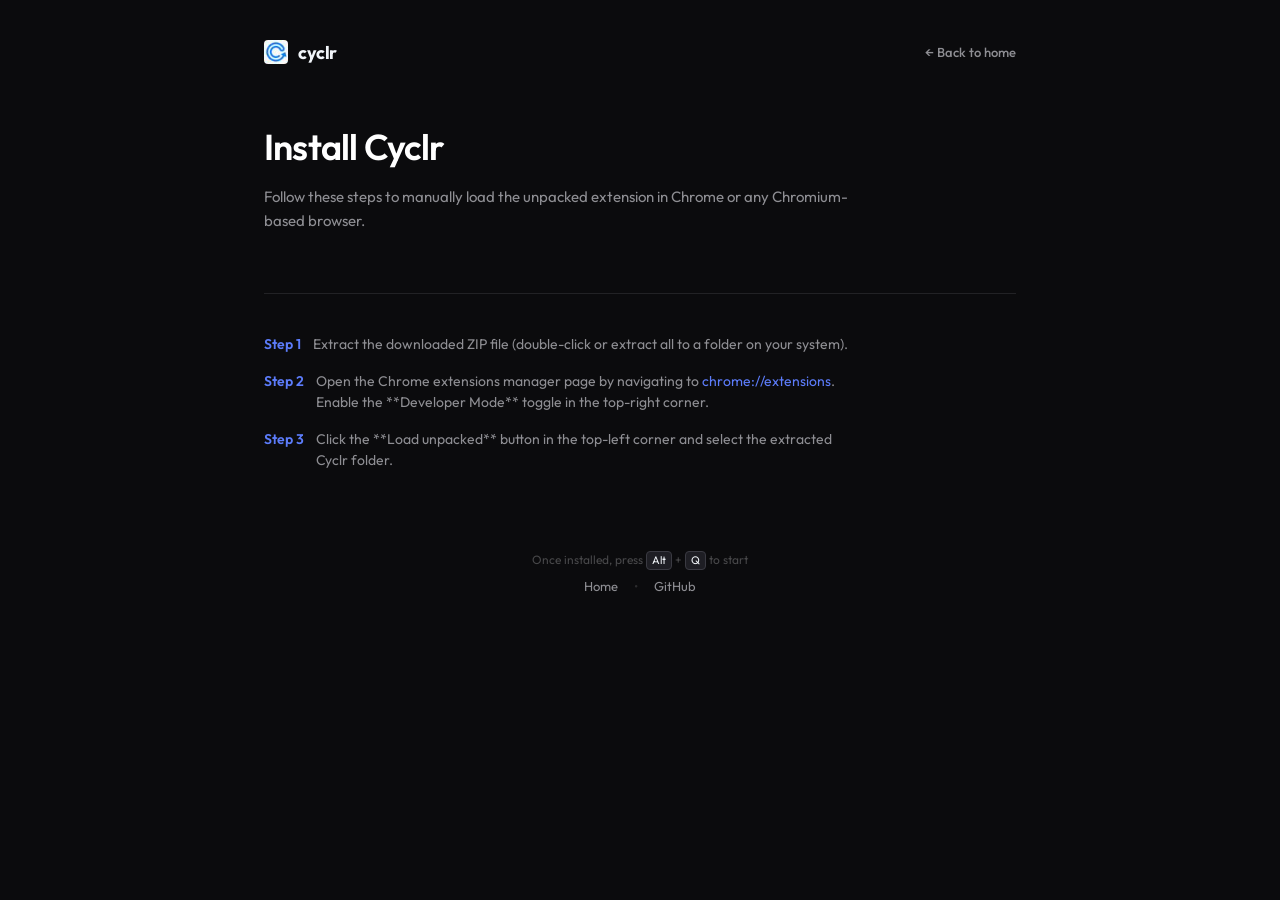
<file: src/landing/install.html>
<!DOCTYPE html>
<html lang="en">
<head>
  <meta charset="utf-8">
  <meta name="viewport" content="width=device-width, initial-scale=1.0">
  <title>Install Cyclr — Manual Installation Guide</title>
  <link href="https://fonts.googleapis.com/css2?family=Outfit:wght@300;400;500;600;700&display=swap" rel="stylesheet">
  <link rel="stylesheet" href="landing.css">
</head>
<body>
  <div class="landing-container">
    <!-- Header -->
    <header class="header">
      <div class="brand">
        <img src="../../assets/icons/cyclr-32x32.png" class="brand-logo" alt="Cyclr Logo">
        <span class="brand-name">cyclr</span>
      </div>
      <a href="landing.html" class="settings-link">&larr; Back to home</a>
    </header>

    <!-- Main Content -->
    <main class="main-content">
      <section class="intro">
        <h1 class="title">Install Cyclr</h1>
        <p class="subtitle">Follow these steps to manually load the unpacked extension in Chrome or any Chromium-based browser.</p>
      </section>

      <!-- Steps List Section -->
      <section class="details-section">
        <div class="details-grid" style="grid-template-columns: 1fr;">
          <div class="details-column" style="max-width: 600px;">
            <ul class="clean-list">
              <li>
                <span class="list-bullet">Step 1</span>
                <span class="list-text">Extract the downloaded ZIP file (double-click or extract all to a folder on your system).</span>
              </li>
              <li>
                <span class="list-bullet">Step 2</span>
                <span class="list-text">Open the Chrome extensions manager page by navigating to <a href="chrome://extensions" class="text-link" target="_blank">chrome://extensions</a>. Enable the **Developer Mode** toggle in the top-right corner.</span>
              </li>
              <li>
                <span class="list-bullet">Step 3</span>
                <span class="list-text">Click the **Load unpacked** button in the top-left corner and select the extracted Cyclr folder.</span>
              </li>
            </ul>
          </div>
        </div>
      </section>
    <!-- Secondary Links Section -->
    <div class="secondary-links" style="flex-direction: column; gap: 8px;">
      <p style="margin: 0; color: #48484a; font-size: 12px;">Once installed, press <kbd>Alt</kbd> + <kbd>Q</kbd> to start</p>
      <div style="display: flex; gap: 16px; align-items: center;">
        <a href="landing.html" class="secondary-link">Home</a>
        <span class="divider">&bull;</span>
        <a href="https://github.com/revanthlol/cyclr" target="_blank" class="secondary-link">GitHub</a>
      </div>
    </div>
  </div>
</body>
</html>
</file>
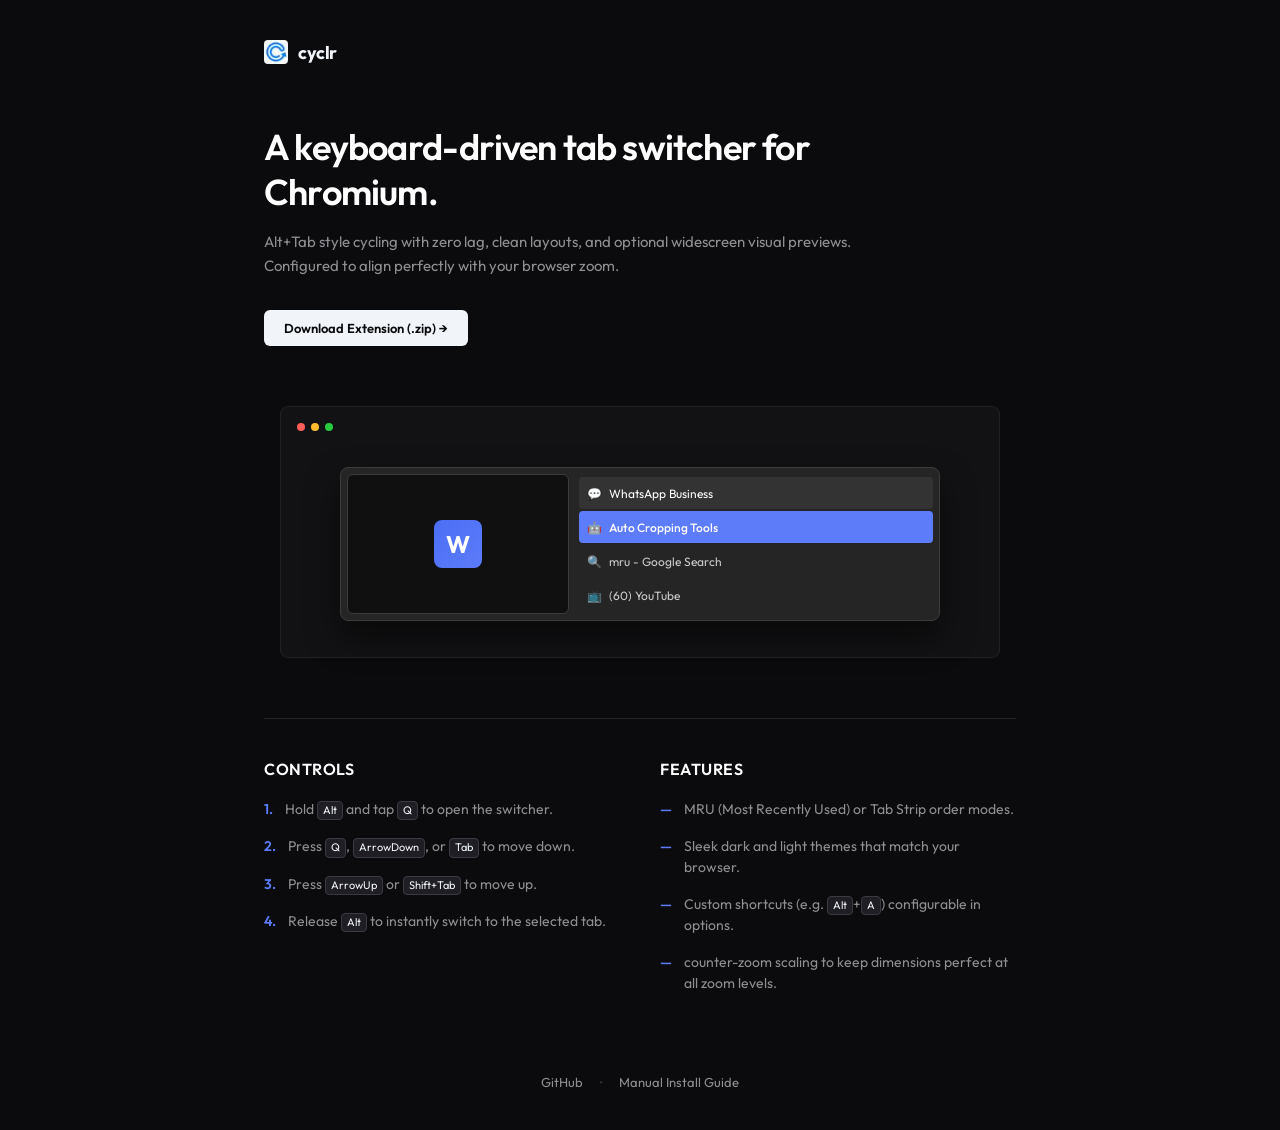
<file: src/landing/landing.html>
<!DOCTYPE html>
<html lang="en">
<head>
  <meta charset="utf-8">
  <meta name="viewport" content="width=device-width, initial-scale=1.0">
  <title>Cyclr — Minimalist Tab Switcher</title>
  <link href="https://fonts.googleapis.com/css2?family=Outfit:wght@300;400;500;600;700&display=swap" rel="stylesheet">
  <link rel="stylesheet" href="landing.css">
</head>
<body>
  <div class="landing-container">
    <!-- Header -->
    <header class="header">
      <div class="brand">
        <img src="../../assets/icons/cyclr-32x32.png" class="brand-logo" alt="Cyclr Logo">
        <span class="brand-name">cyclr</span>
      </div>
    </header>

    <!-- Main Content -->
    <main class="main-content">
      <section class="intro">
        <h1 class="title">A keyboard-driven tab switcher for Chromium.</h1>
        <p class="subtitle">Alt+Tab style cycling with zero lag, clean layouts, and optional widescreen visual previews. Configured to align perfectly with your browser zoom.</p>
        <div class="intro-actions">
          <a href="#" id="downloadBtn" class="btn-primary">Download Extension (.zip) &rarr;</a>
        </div>
      </section>

      <!-- Pure CSS Mockup of the Extension Switcher -->
      <section class="mockup-section">
        <div class="mockup-browser">
          <div class="mockup-dots">
            <span class="dot red"></span>
            <span class="dot yellow"></span>
            <span class="dot green"></span>
          </div>
          <div class="mockup-overlay-container">
            <div class="mockup-preview-panel">
              <div class="mockup-preview-favicon-placeholder">W</div>
            </div>
            <div class="mockup-list-panel">
              <div class="mockup-tab-row active-tab">
                <span class="mockup-favicon">💬</span>
                <span class="mockup-tab-title">WhatsApp Business</span>
              </div>
              <div class="mockup-tab-row selected">
                <span class="mockup-favicon">🤖</span>
                <span class="mockup-tab-title">Auto Cropping Tools</span>
              </div>
              <div class="mockup-tab-row">
                <span class="mockup-favicon">🔍</span>
                <span class="mockup-tab-title">mru - Google Search</span>
              </div>
              <div class="mockup-tab-row">
                <span class="mockup-favicon">📺</span>
                <span class="mockup-tab-title">(60) YouTube</span>
              </div>
            </div>
          </div>
        </div>
      </section>

      <!-- How it Works & Shortcuts -->
      <section class="details-section">
        <div class="details-grid">
          <div class="details-column">
            <h2>Controls</h2>
            <ul class="clean-list">
              <li>
                <span class="list-bullet">1.</span>
                <span class="list-text">Hold <kbd>Alt</kbd> and tap <kbd>Q</kbd> to open the switcher.</span>
              </li>
              <li>
                <span class="list-bullet">2.</span>
                <span class="list-text">Press <kbd>Q</kbd>, <kbd>ArrowDown</kbd>, or <kbd>Tab</kbd> to move down.</span>
              </li>
              <li>
                <span class="list-bullet">3.</span>
                <span class="list-text">Press <kbd>ArrowUp</kbd> or <kbd>Shift+Tab</kbd> to move up.</span>
              </li>
              <li>
                <span class="list-bullet">4.</span>
                <span class="list-text">Release <kbd>Alt</kbd> to instantly switch to the selected tab.</span>
              </li>
            </ul>
          </div>
          <div class="details-column">
            <h2>Features</h2>
            <ul class="clean-list">
              <li>
                <span class="list-bullet">&mdash;</span>
                <span class="list-text">MRU (Most Recently Used) or Tab Strip order modes.</span>
              </li>
              <li>
                <span class="list-bullet">&mdash;</span>
                <span class="list-text">Sleek dark and light themes that match your browser.</span>
              </li>
              <li>
                <span class="list-bullet">&mdash;</span>
                <span class="list-text">Custom shortcuts (e.g. <kbd>Alt</kbd>+<kbd>A</kbd>) configurable in options.</span>
              </li>
              <li>
                <span class="list-bullet">&mdash;</span>
                <span class="list-text">counter-zoom scaling to keep dimensions perfect at all zoom levels.</span>
              </li>
            </ul>
          </div>
        </div>
      </section>

    </main>

    <!-- Secondary Links Section -->
    <div class="secondary-links">
      <a href="https://github.com/revanthlol/cyclr" target="_blank" class="secondary-link">GitHub</a>
      <span class="divider">&bull;</span>
      <a href="install.html" class="secondary-link">Manual Install Guide</a>
    </div>
  </div>

  <!-- Download Confirmation Modal -->
  <div id="downloadModal" class="modal-overlay">
    <div class="modal-box">
      <h3>Download Cyclr</h3>
      <p class="modal-text">You are downloading the latest extension package (.zip).</p>
      <p class="modal-text">Once confirmed, the download will begin and you will be redirected to the manual installation guide.</p>
      <div class="modal-actions">
        <button id="modalCancelBtn" class="btn-secondary">Cancel</button>
        <button id="modalConfirmBtn" class="btn-primary">Confirm &amp; Download</button>
      </div>
    </div>
  </div>

  <script src="landing.js"></script>
</body>
</html>
</file>
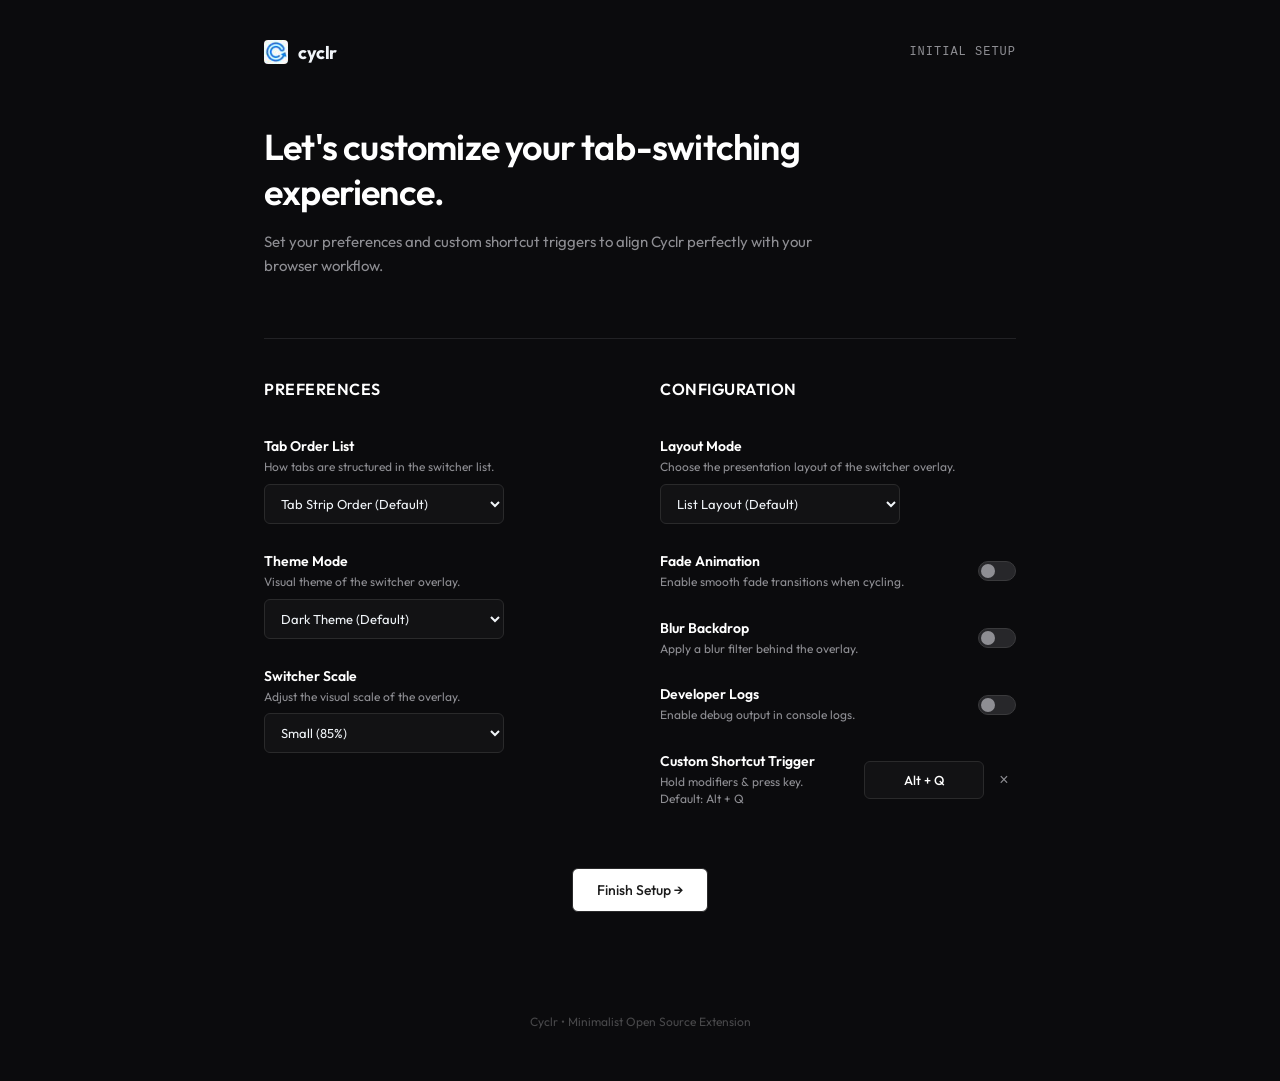
<file: src/onboarding/onboarding.html>
<!DOCTYPE html>
<html lang="en">
<head>
  <meta charset="utf-8">
  <meta name="viewport" content="width=device-width, initial-scale=1.0">
  <title>Welcome to Cyclr — Onboarding</title>
  <link href="https://fonts.googleapis.com/css2?family=Outfit:wght@300;400;500;600;700&display=swap" rel="stylesheet">
  <link rel="stylesheet" href="onboarding.css">
</head>
<body>
  <div class="onboarding-container">
    <!-- Header -->
    <header class="header">
      <div class="brand">
        <img src="../../assets/icons/cyclr-32x32.png" class="brand-logo" alt="Cyclr Logo">
        <span class="brand-name">cyclr</span>
      </div>
      <span class="header-tag">initial setup</span>
    </header>

    <!-- Main Content -->
    <main class="main-content">
      <section class="intro">
        <h1 class="title">Let's customize your tab-switching experience.</h1>
        <p class="subtitle">Set your preferences and custom shortcut triggers to align Cyclr perfectly with your browser workflow.</p>
      </section>

      <!-- Settings Grid Layout -->
      <section class="settings-section">
        <div class="settings-grid">
          <!-- Column 1: Core Preferences -->
          <div class="settings-column">
            <h2>Preferences</h2>
            <div class="form-group">
              <div class="label-info">
                <label for="orderMode">Tab Order List</label>
                <span class="sub-text">How tabs are structured in the switcher list.</span>
              </div>
              <select id="orderMode">
                <option value="tab-order">Tab Strip Order (Default)</option>
                <option value="mru">Recent Order (MRU)</option>
              </select>
            </div>

            <div class="form-group">
              <div class="label-info">
                <label for="themeMode">Theme Mode</label>
                <span class="sub-text">Visual theme of the switcher overlay.</span>
              </div>
              <select id="themeMode">
                <option value="dark">Dark Theme (Default)</option>
                <option value="light">Light Theme</option>
              </select>
            </div>

            <div class="form-group">
              <div class="label-info">
                <label for="uiScale">Switcher Scale</label>
                <span class="sub-text">Adjust the visual scale of the overlay.</span>
              </div>
              <select id="uiScale">
                <option value="1.0">Small (85%)</option>
                <option value="1.15">Medium (100% - Default)</option>
                <option value="1.3">Large (115%)</option>
              </select>
            </div>
          </div>

          <!-- Column 2: Layout & Shortcuts -->
          <div class="settings-column">
            <h2>Configuration</h2>
            
            <div class="form-group">
              <div class="label-info">
                <label for="layoutMode">Layout Mode</label>
                <span class="sub-text">Choose the presentation layout of the switcher overlay.</span>
              </div>
              <select id="layoutMode">
                <option value="list">List Layout (Default)</option>
                <option value="preview">Preview Layout</option>
                <option value="grid">Grid Layout</option>
              </select>
            </div>

            <div class="form-group row-align">
              <div class="label-info">
                <label for="animationsToggle">Fade Animation</label>
                <span class="sub-text">Enable smooth fade transitions when cycling.</span>
              </div>
              <label class="switch">
                <input type="checkbox" id="animationsToggle">
                <span class="slider"></span>
              </label>
            </div>

            <div class="form-group row-align">
              <div class="label-info">
                <label for="blurToggle">Blur Backdrop</label>
                <span class="sub-text">Apply a blur filter behind the overlay.</span>
              </div>
              <label class="switch">
                <input type="checkbox" id="blurToggle">
                <span class="slider"></span>
              </label>
            </div>

            <div class="form-group row-align">
              <div class="label-info">
                <label for="devToggle">Developer Logs</label>
                <span class="sub-text">Enable debug output in console logs.</span>
              </div>
              <label class="switch">
                <input type="checkbox" id="devToggle">
                <span class="slider"></span>
              </label>
            </div>

            <div class="form-group row-align">
              <div class="label-info">
                <label>Custom Shortcut Trigger</label>
                <span class="sub-text">Hold modifiers &amp; press key. Default: Alt + Q</span>
              </div>
              <div class="shortcut-recorder">
                <button id="recordShortcutBtn" class="record-btn">Alt + Q</button>
                <button id="resetShortcutBtn" class="reset-btn" title="Reset to default Alt+Q">&times;</button>
              </div>
            </div>
          </div>
        </div>
      </section>

      <!-- Action Footer -->
      <section class="cta-section" style="display:flex; justify-content:center; align-items:center; ">
        <button id="getStartedBtn" class="btn-primary">Finish Setup &rarr;</button>
      </section>
    </main>

    <!-- Footer -->
    <footer class="footer">
      <p>Cyclr &bull; Minimalist Open Source Extension</p>
    </footer>
  </div>

  <script src="onboarding.js"></script>
</body>
</html>
</file>
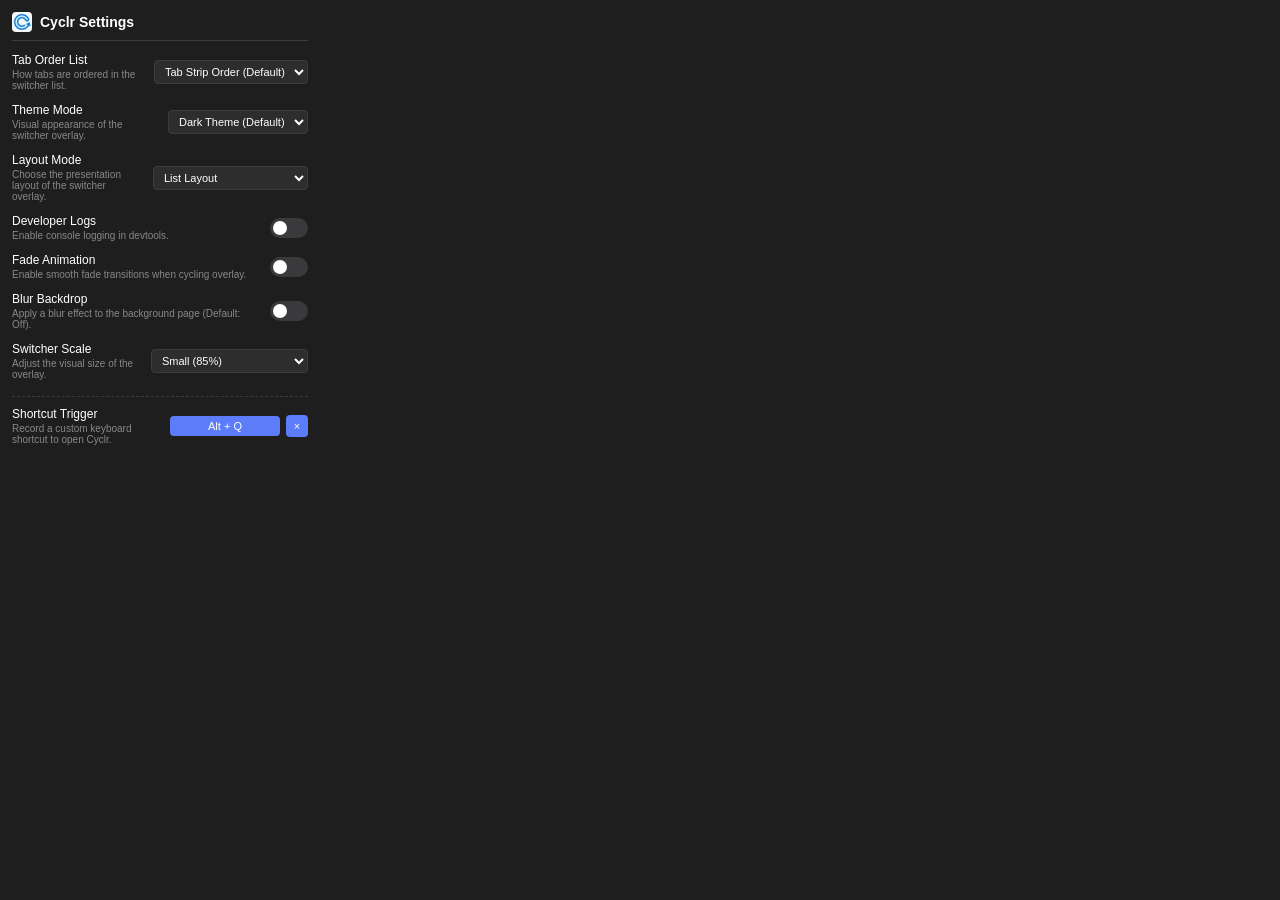
<file: src/settings/settings.html>
<!DOCTYPE html>
<html>
<head>
  <meta charset="utf-8">
  <link rel="stylesheet" href="settings.css">
</head>
<body>
  <div class="settings-header">
    <img src="../../assets/icons/cyclr-32x32.png" class="settings-logo" alt="Cyclr Logo">
    <span class="settings-title">Cyclr Settings</span>
  </div>
  
  <div class="settings-body">
    <div class="setting-group">
      <div class="setting-label-block">
        <span class="setting-label">Tab Order List</span>
        <span class="setting-desc">How tabs are ordered in the switcher list.</span>
      </div>
      <div class="setting-control">
        <select id="orderMode">
          <option value="tab-order">Tab Strip Order (Default)</option>
          <option value="mru">Recent Order (MRU)</option>
        </select>
      </div>
    </div>
    
    <div class="setting-group">
      <div class="setting-label-block">
        <span class="setting-label">Theme Mode</span>
        <span class="setting-desc">Visual appearance of the switcher overlay.</span>
      </div>
      <div class="setting-control">
        <select id="themeMode">
          <option value="dark">Dark Theme (Default)</option>
          <option value="light">Light Theme</option>
        </select>
      </div>
    </div>

    <div class="setting-group">
      <div class="setting-label-block">
        <span class="setting-label">Layout Mode</span>
        <span class="setting-desc">Choose the presentation layout of the switcher overlay.</span>
      </div>
      <div class="setting-control">
        <select id="layoutMode">
          <option value="list">List Layout</option>
          <option value="preview">Preview Layout (Default)</option>
          <option value="grid">Grid Layout</option>
        </select>
      </div>
    </div>

    <div class="setting-group">
      <div class="setting-label-block">
        <span class="setting-label">Developer Logs</span>
        <span class="setting-desc">Enable console logging in devtools.</span>
      </div>
      <div class="setting-control">
        <label class="switch">
          <input type="checkbox" id="devToggle">
          <span class="slider"></span>
        </label>
      </div>
    </div>

    <div class="setting-group">
      <div class="setting-label-block">
        <span class="setting-label">Fade Animation</span>
        <span class="setting-desc">Enable smooth fade transitions when cycling overlay.</span>
      </div>
      <div class="setting-control">
        <label class="switch">
          <input type="checkbox" id="animationsToggle">
          <span class="slider"></span>
        </label>
      </div>
    </div>

    <div class="setting-group">
      <div class="setting-label-block">
        <span class="setting-label">Blur Backdrop</span>
        <span class="setting-desc">Apply a blur effect to the background page (Default: Off).</span>
      </div>
      <div class="setting-control">
        <label class="switch">
          <input type="checkbox" id="blurToggle">
          <span class="slider"></span>
        </label>
      </div>
    </div>

    <div class="setting-group">
      <div class="setting-label-block">
        <span class="setting-label">Switcher Scale</span>
        <span class="setting-desc">Adjust the visual size of the overlay.</span>
      </div>
      <div class="setting-control">
        <select id="uiScale">
          <option value="1.0">Small (85%)</option>
          <option value="1.15">Medium (100% - Default)</option>
          <option value="1.3">Large (115%)</option>
        </select>
      </div>
    </div>

    <div class="setting-group shortcut-group">
      <div class="setting-label-block">
        <span class="setting-label">Shortcut Trigger</span>
        <span class="setting-desc">Record a custom keyboard shortcut to open Cyclr.</span>
      </div>
      <div class="setting-control shortcut-recorder-container">
        <button id="recordShortcutBtn" class="record-btn">Alt + Q</button>
        <button id="resetShortcutBtn" class="reset-btn" title="Reset to default Alt+Q">×</button>
      </div>
    </div>
  </div>

  <script src="settings.js"></script>
</body>
</html>
</file>
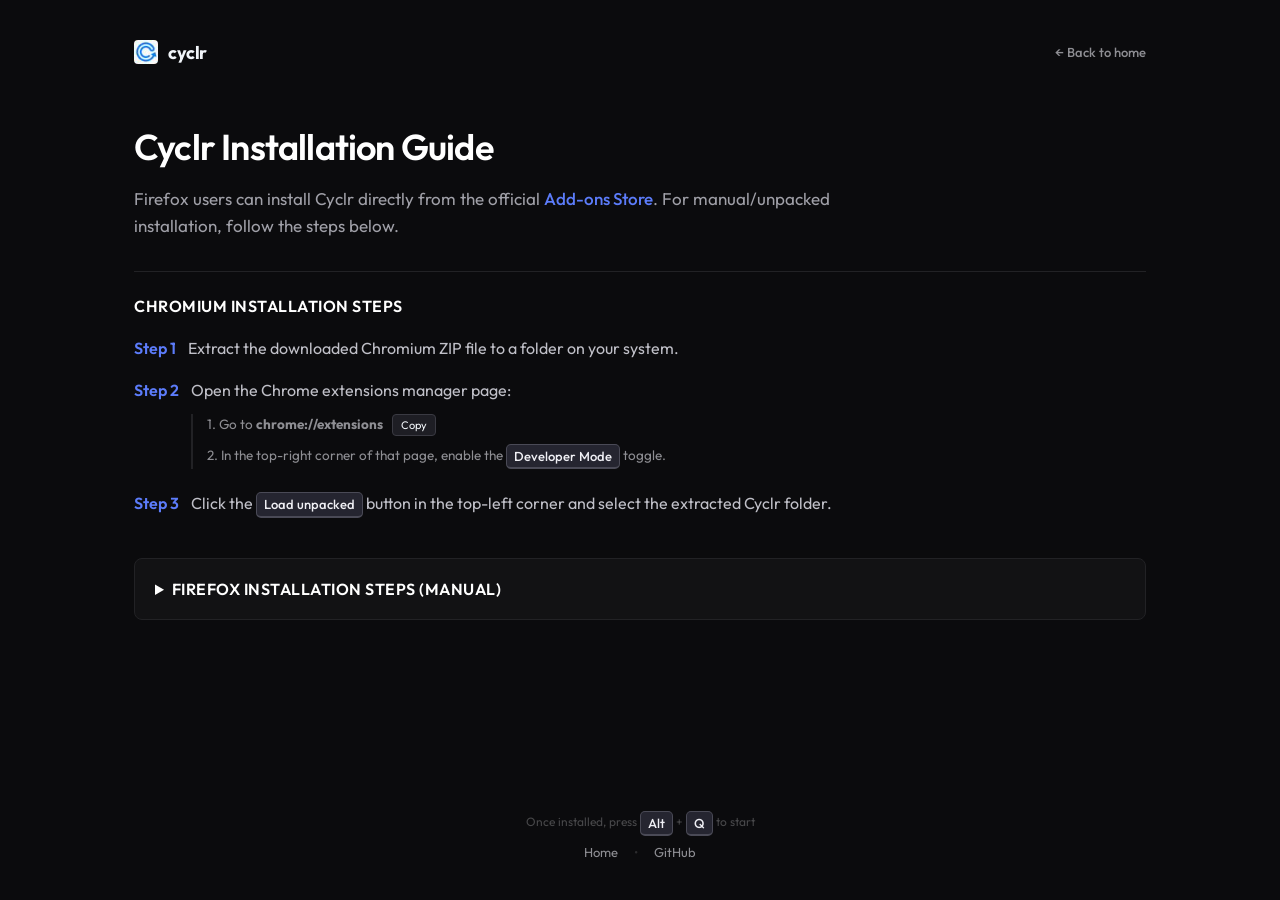
<file: src/web/install.html>
<!DOCTYPE html>
<html lang="en">
<head>
  <meta charset="utf-8">
  <meta name="viewport" content="width=device-width, initial-scale=1.0">
  <title>Install Cyclr — Manual Installation Guide</title>
  <link href="https://fonts.googleapis.com/css2?family=Outfit:wght@300;400;500;600;700&display=swap" rel="stylesheet">
  <link rel="icon" type="image/png" href="icon.png">
  <link rel="stylesheet" href="index.css">
</head>
<body>
  <div class="landing-container">
    <!-- Header -->
    <header class="header">
      <div class="brand">
        <img src="icon.png" class="brand-logo" alt="Cyclr Logo">
        <span class="brand-name">cyclr</span>
      </div>
      <a href="index.html" class="settings-link">&larr; Back to home</a>
    </header>

    <!-- Main Content -->
    <main class="main-content">
      <section class="intro">
        <h1 class="title">Cyclr Installation Guide</h1>
        <p class="subtitle">Firefox users can install Cyclr directly from the official <a href="https://addons.mozilla.org/en-US/firefox/addon/cyclr/" target="_blank" style="color: #5c7cfa; text-decoration: none; font-weight: 500;">Add-ons Store</a>. For manual/unpacked installation, follow the steps below.</p>
      </section>

      <!-- Steps List Section -->
      <section class="details-section">
        
        <!-- Chrome / Chromium Column -->
        <div class="details-column" style="margin-bottom: 40px;">
          <h2>Chromium Installation Steps</h2>
          <ul class="clean-list">
            <li>
              <span class="list-bullet">Step 1</span>
              <span class="list-text">Extract the downloaded Chromium ZIP file to a folder on your system.</span>
            </li>
            <li>
              <span class="list-bullet">Step 2</span>
              <span class="list-text">
                Open the Chrome extensions manager page:
                <span class="sub-step-list">
                  <span class="sub-step">1. Go to <b>chrome://extensions</b> <button id="copyUrlBtn" class="btn-copy">Copy</button></span>
                  <span class="sub-step">2. In the top-right corner of that page, enable the <kbd>Developer Mode</kbd> toggle.</span>
                </span>
              </span>
            </li>
            <li>
              <span class="list-bullet">Step 3</span>
              <span class="list-text">Click the <kbd>Load unpacked</kbd> button in the top-left corner and select the extracted Cyclr folder.</span>
            </li>
          </ul>
        </div>

        <!-- Firefox Collapsible Instructions -->
        <details class="advanced-section" style="margin-top: 20px;">
          <summary style="font-size: 16px; font-weight: 600; text-transform: uppercase; letter-spacing: 0.5px; color: #ffffff; display: list-item;">Firefox Installation Steps (Manual)</summary>
          <div class="advanced-content" style="margin-top: 16px; padding-top: 16px;">
            <div class="details-column">
              <ul class="clean-list">
                <li>
                  <span class="list-bullet">Step 1</span>
                  <span class="list-text">Extract the downloaded Firefox ZIP file to a folder on your system.</span>
                </li>
                <li>
                  <span class="list-bullet">Step 2</span>
                  <span class="list-text">
                    Open the Firefox debugging page:
                    <span class="sub-step-list">
                      <span class="sub-step">1. Go to <b>about:debugging</b> <button id="copyFirefoxUrlBtn" class="btn-copy">Copy</button></span>
                      <span class="sub-step">2. Click <kbd>This Firefox</kbd> in the sidebar.</span>
                    </span>
                  </span>
                </li>
                <li>
                  <span class="list-bullet">Step 3</span>
                  <span class="list-text">Click the <kbd>Load Temporary Add-on</kbd> button and choose the <kbd>manifest.json</kbd> file inside your extracted Cyclr folder.</span>
                </li>
              </ul>
            </div>
          </div>
        </details>

      </section>
    </main>
    <!-- Secondary Links Section -->
    <div class="secondary-links" style="flex-direction: column; gap: 8px;">
      <p style="margin: 0; color: #48484a; font-size: 12px;">Once installed, press <kbd>Alt</kbd> + <kbd>Q</kbd> to start</p>
      <div style="display: flex; gap: 16px; align-items: center;">
        <a href="index.html" class="secondary-link">Home</a>
        <span class="divider">&bull;</span>
        <a href="https://github.com/revanthlol/cyclr" target="_blank" class="secondary-link">GitHub</a>
      </div>
    </div>
  </div>

  <script>
    document.addEventListener("DOMContentLoaded", () => {
        // Trigger download if query param is present
        const urlParams = new URLSearchParams(window.location.search);
        const downloadUrl = urlParams.get("download");
        if (downloadUrl) {
            setTimeout(() => {
                // Navigate current page to download url (browser handles it as file download in background)
                window.location.href = downloadUrl;
            }, 800);
        }

        const copyUrlBtn = document.getElementById("copyUrlBtn");
        if (copyUrlBtn) {
            copyUrlBtn.addEventListener("click", () => {
                navigator.clipboard.writeText("chrome://extensions").then(() => {
                    copyUrlBtn.textContent = "Copied!";
                    copyUrlBtn.classList.add("copied");
                    setTimeout(() => {
                        copyUrlBtn.textContent = "Copy";
                        copyUrlBtn.classList.remove("copied");
                    }, 2000);
                }).catch(err => {
                    console.error("Failed to copy URL:", err);
                });
            });
        }

        const copyFirefoxUrlBtn = document.getElementById("copyFirefoxUrlBtn");
        if (copyFirefoxUrlBtn) {
            copyFirefoxUrlBtn.addEventListener("click", () => {
                navigator.clipboard.writeText("about:debugging").then(() => {
                    copyFirefoxUrlBtn.textContent = "Copied!";
                    copyFirefoxUrlBtn.classList.add("copied");
                    setTimeout(() => {
                        copyFirefoxUrlBtn.textContent = "Copy";
                        copyFirefoxUrlBtn.classList.remove("copied");
                    }, 2000);
                }).catch(err => {
                    console.error("Failed to copy URL:", err);
                });
            });
        }
    });
  </script>
</body>
</html>
</file>
<file: src/landing/landing.css>
body {
    margin: 0;
    padding: 0;
    width: 100vw;
    min-height: 100vh;
    background-color: #0b0b0d;
    color: #f1f5f9;
    font-family: 'Outfit', -apple-system, BlinkMacSystemFont, sans-serif;
    overflow-x: hidden;
    display: flex;
    justify-content: center;
}

.landing-container {
    width: 100%;
    max-width: 800px;
    padding: 40px 24px;
    box-sizing: border-box;
    display: flex;
    flex-direction: column;
    gap: 60px;
}

/* Header */
.header {
    display: flex;
    justify-content: space-between;
    align-items: center;
}

.brand {
    display: flex;
    align-items: center;
    gap: 10px;
}

.brand-logo {
    width: 24px;
    height: 24px;
    border-radius: 4px;
    object-fit: contain;
}

.brand-name {
    font-size: 18px;
    font-weight: 700;
    letter-spacing: -0.5px;
    text-transform: lowercase;
}

.settings-link {
    color: #8e8e93;
    text-decoration: none;
    font-size: 13px;
    font-weight: 500;
    transition: color 0.15s ease;
}

.settings-link:hover {
    color: #ffffff;
}

/* Main Content */
.main-content {
    display: flex;
    flex-direction: column;
    gap: 60px;
}

/* Intro Section */
.intro {
    max-width: 600px;
    display: flex;
    flex-direction: column;
    gap: 16px;
}

.title {
    font-size: 36px;
    font-weight: 600;
    line-height: 1.25;
    margin: 0;
    letter-spacing: -0.8px;
    color: #ffffff;
}

.subtitle {
    font-size: 15px;
    color: #8e8e93;
    line-height: 1.6;
    margin: 0;
}

/* Visual Mockup Section */
.mockup-section {
    display: flex;
    justify-content: center;
    width: 100%;
}

.mockup-browser {
    width: 100%;
    max-width: 720px;
    background-color: #121214;
    border: 1px solid #222225;
    border-radius: 8px;
    padding: 16px;
    box-sizing: border-box;
    display: flex;
    flex-direction: column;
    gap: 16px;
    position: relative;
}

.mockup-dots {
    display: flex;
    gap: 6px;
}

.mockup-dots .dot {
    width: 8px;
    height: 8px;
    border-radius: 50%;
    display: inline-block;
}

.mockup-dots .dot.red { background-color: #ff5f56; }
.mockup-dots .dot.yellow { background-color: #ffbd2e; }
.mockup-dots .dot.green { background-color: #27c93f; }

/* CSS simulated overlay tab switcher */
.mockup-overlay-container {
    width: 100%;
    max-width: 600px;
    align-self: center;
    background: #252526;
    border: 1px solid #3c3c3c;
    border-radius: 8px;
    padding: 6px;
    box-sizing: border-box;
    display: flex;
    gap: 10px;
    align-items: center;
    box-shadow: 0 16px 32px rgba(0, 0, 0, 0.5);
    margin: 20px 0;
}

.mockup-preview-panel {
    width: 220px;
    height: 138px;
    border-radius: 6px;
    background: #101011;
    border: 1px solid #3c3c3c;
    display: flex;
    align-items: center;
    justify-content: center;
    flex-shrink: 0;
}

.mockup-preview-favicon-placeholder {
    width: 48px;
    height: 48px;
    border-radius: 8px;
    background: linear-gradient(135deg, #4c6ef5, #5c7cfa);
    color: #ffffff;
    display: flex;
    align-items: center;
    justify-content: center;
    font-size: 24px;
    font-weight: 700;
}

.mockup-list-panel {
    display: flex;
    flex-direction: column;
    gap: 2px;
    flex-grow: 1;
}

.mockup-tab-row {
    height: 32px;
    display: flex;
    align-items: center;
    padding: 0 8px;
    border-radius: 4px;
    gap: 8px;
    box-sizing: border-box;
    color: #cccccc;
    font-size: 12px;
}

.mockup-tab-row.active-tab {
    background: #333333;
    color: #ffffff;
}

.mockup-tab-row.selected {
    background: #5c7cfa;
    color: #ffffff;
}

.mockup-tab-row.selected .mockup-tab-title {
    font-weight: 500;
}

.mockup-favicon {
    font-size: 12px;
    width: 14px;
    height: 14px;
    display: flex;
    align-items: center;
    justify-content: center;
}

.mockup-tab-title {
    white-space: nowrap;
    overflow: hidden;
    text-overflow: ellipsis;
}

/* Details Section */
.details-section {
    border-top: 1px solid #222225;
    padding-top: 40px;
}

.details-grid {
    display: grid;
    grid-template-columns: repeat(auto-fit, minmax(280px, 1fr));
    gap: 40px;
}

.details-column {
    display: flex;
    flex-direction: column;
    gap: 20px;
}

.details-column h2 {
    font-size: 16px;
    font-weight: 600;
    margin: 0;
    text-transform: uppercase;
    letter-spacing: 0.5px;
    color: #ffffff;
}

.clean-list {
    list-style: none;
    padding: 0;
    margin: 0;
    display: flex;
    flex-direction: column;
    gap: 16px;
}

.clean-list li {
    display: flex;
    gap: 12px;
    align-items: flex-start;
    font-size: 14px;
    line-height: 1.5;
}

.list-bullet {
    color: #5c7cfa;
    font-weight: 600;
    flex-shrink: 0;
}

.list-text {
    color: #8e8e93;
}

.text-link {
    color: #5c7cfa;
    text-decoration: none;
    transition: color 0.15s ease;
}

.text-link:hover {
    color: #74c0fc;
    text-decoration: underline;
}

kbd {
    background-color: #1e1e24;
    border: 1px solid #3a3a42;
    border-radius: 4px;
    color: #f1f5f9;
    display: inline-block;
    font-family: inherit;
    font-size: 11px;
    line-height: 1.4;
    padding: 1px 5px;
    vertical-align: middle;
}

/* CTA Section */
.cta-section {
    display: flex;
    justify-content: flex-start;
    border-top: 1px solid #222225;
    padding-top: 40px;
}

.link-btn {
    background: transparent;
    border: none;
    padding: 0;
    color: #5c7cfa;
    font-size: 14px;
    font-weight: 500;
    cursor: pointer;
    font-family: inherit;
    transition: color 0.15s ease;
}

.link-btn:hover {
    color: #74c0fc;
    text-decoration: underline;
}

.intro-actions {
    display: flex;
    gap: 16px;
    margin-top: 16px;
}

.btn-primary {
    display: inline-block;
    background-color: #f1f5f9;
    color: #0b0b0d;
    border: none;
    border-radius: 6px;
    padding: 10px 20px;
    font-size: 13px;
    font-weight: 600;
    text-decoration: none;
    cursor: pointer;
    transition: background-color 0.15s ease;
}

.btn-primary:hover {
    background-color: #ffffff;
}

/* Secondary Links (replacing traditional footer) */
.secondary-links {
    display: flex;
    justify-content: center;
    gap: 16px;
    align-items: center;
    padding-top: 20px;
    margin-top: auto;
    font-size: 13px;
}

.secondary-link {
    color: #8e8e93;
    text-decoration: none;
    transition: color 0.15s ease;
}

.secondary-link:hover {
    color: #ffffff;
}

.divider {
    color: #2c2c2e;
}

/* Confirmation Modal Overlay */
.modal-overlay {
    position: fixed;
    top: 0;
    left: 0;
    width: 100vw;
    height: 100vh;
    background-color: rgba(0, 0, 0, 0.7);
    backdrop-filter: blur(8px);
    display: flex;
    justify-content: center;
    align-items: center;
    z-index: 1000;
    opacity: 0;
    pointer-events: none;
    transition: opacity 0.25s ease;
}

.modal-overlay.active {
    opacity: 1;
    pointer-events: auto;
}

/* Modal Box */
.modal-box {
    background-color: #121214;
    border: 1px solid #222225;
    border-radius: 12px;
    padding: 32px;
    width: 90%;
    max-width: 400px;
    box-sizing: border-box;
    box-shadow: 0 20px 40px rgba(0, 0, 0, 0.6);
    transform: scale(0.95);
    transition: transform 0.25s cubic-bezier(0.16, 1, 0.3, 1);
}

.modal-overlay.active .modal-box {
    transform: scale(1);
}

.modal-box h3 {
    font-size: 18px;
    font-weight: 600;
    color: #ffffff;
    margin-top: 0;
    margin-bottom: 12px;
    letter-spacing: -0.4px;
}

.modal-text {
    font-size: 14px;
    color: #8e8e93;
    line-height: 1.5;
    margin: 0 0 12px 0;
}

.modal-text:last-of-type {
    margin-bottom: 24px;
}

.modal-actions {
    display: flex;
    gap: 12px;
    justify-content: flex-end;
}

.btn-secondary {
    background: transparent;
    border: 1px solid #222225;
    color: #8e8e93;
    padding: 10px 18px;
    border-radius: 6px;
    font-size: 13px;
    font-weight: 500;
    cursor: pointer;
    transition: all 0.15s ease;
    font-family: inherit;
}

.btn-secondary:hover {
    border-color: #48484a;
    color: #ffffff;
}
</file>
<file: src/onboarding/onboarding.css>
body {
    margin: 0;
    padding: 0;
    width: 100vw;
    min-height: 100vh;
    background-color: #0b0b0d;
    color: #f1f5f9;
    font-family: 'Outfit', -apple-system, BlinkMacSystemFont, sans-serif;
    overflow-x: hidden;
    display: flex;
    justify-content: center;
}

.onboarding-container {
    width: 100%;
    max-width: 800px;
    padding: 40px 24px;
    box-sizing: border-box;
    display: flex;
    flex-direction: column;
    gap: 60px;
}

/* Header */
.header {
    display: flex;
    justify-content: space-between;
    align-items: center;
}

.brand {
    display: flex;
    align-items: center;
    gap: 10px;
}

.brand-logo {
    width: 24px;
    height: 24px;
    border-radius: 4px;
    object-fit: contain;
}

.brand-name {
    font-size: 18px;
    font-weight: 700;
    letter-spacing: -0.5px;
    text-transform: lowercase;
}

.header-tag {
    color: #8e8e93;
    font-size: 12px;
    font-family: monospace;
    text-transform: uppercase;
    letter-spacing: 1px;
}

/* Main Content */
.main-content {
    display: flex;
    flex-direction: column;
    gap: 60px;
}

/* Intro Section */
.intro {
    max-width: 600px;
    display: flex;
    flex-direction: column;
    gap: 16px;
}

.title {
    font-size: 36px;
    font-weight: 600;
    line-height: 1.25;
    margin: 0;
    letter-spacing: -0.8px;
    color: #ffffff;
}

.subtitle {
    font-size: 15px;
    color: #8e8e93;
    line-height: 1.6;
    margin: 0;
}

/* Settings Section */
.settings-section {
    border-top: 1px solid #222225;
    padding-top: 40px;
}

.settings-grid {
    display: grid;
    grid-template-columns: repeat(auto-fit, minmax(280px, 1fr));
    gap: 40px;
}

.settings-column {
    display: flex;
    flex-direction: column;
    gap: 28px;
}

.settings-column h2 {
    font-size: 16px;
    font-weight: 600;
    margin: 0 0 10px 0;
    text-transform: uppercase;
    letter-spacing: 0.5px;
    color: #ffffff;
}

/* Form Styles */
.form-group {
    display: flex;
    flex-direction: column;
    gap: 8px;
}

.form-group.row-align {
    flex-direction: row;
    justify-content: space-between;
    align-items: center;
    gap: 20px;
}

.label-info {
    display: flex;
    flex-direction: column;
    gap: 4px;
}

.label-info label {
    font-size: 14px;
    font-weight: 600;
    color: #ffffff;
}

.sub-text {
    font-size: 12px;
    color: #8e8e93;
    line-height: 1.4;
}

/* Custom Select Dropdowns */
select {
    background-color: #121214;
    color: #f1f5f9;
    border: 1px solid #2a2a2b;
    border-radius: 6px;
    padding: 10px 12px;
    font-size: 13px;
    font-family: inherit;
    outline: none;
    cursor: pointer;
    transition: all 0.15s ease;
    width: 100%;
    max-width: 240px;
}

select:hover {
    background-color: #1c1c1f;
    border-color: #3e3e40;
}

select:focus {
    border-color: #5c7cfa;
}

/* Custom Toggle Switch */
.switch {
    position: relative;
    display: inline-block;
    width: 38px;
    height: 20px;
    flex-shrink: 0;
}

.switch input {
    opacity: 0;
    width: 0;
    height: 0;
}

.slider {
    position: absolute;
    cursor: pointer;
    top: 0; left: 0; right: 0; bottom: 0;
    background-color: #27272a;
    transition: .25s ease;
    border-radius: 34px;
    border: 1px solid #3a3a3c;
}

.slider:before {
    position: absolute;
    content: "";
    height: 14px;
    width: 14px;
    left: 2px;
    bottom: 2px;
    background-color: #8e8e93;
    transition: .25s ease;
    border-radius: 50%;
}

input:checked + .slider {
    background-color: #5c7cfa;
    border-color: #5c7cfa;
}

input:checked + .slider:before {
    transform: translateX(18px);
    background-color: #ffffff;
}

/* Shortcut Recorder */
.shortcut-recorder {
    display: flex;
    align-items: center;
    gap: 8px;
}

.record-btn {
    background-color: #121214;
    color: #ffffff;
    border: 1px solid #2a2a2b;
    border-radius: 6px;
    padding: 10px 16px;
    font-size: 13px;
    font-family: inherit;
    font-weight: 500;
    cursor: pointer;
    transition: all 0.15s ease;
    min-width: 120px;
    text-align: center;
}

.record-btn:hover {
    background-color: #1c1c1f;
    border-color: #5c7cfa;
}

.record-btn.recording {
    background-color: #5c7cfa;
    color: #ffffff;
    border-color: #5c7cfa;
    animation: pulse 1.2s infinite;
}

.reset-btn {
    background: transparent;
    color: #8e8e93;
    border: none;
    border-radius: 50%;
    width: 24px;
    height: 24px;
    display: flex;
    align-items: center;
    justify-content: center;
    font-size: 16px;
    cursor: pointer;
    transition: all 0.15s ease;
    padding: 0;
}

.reset-btn:hover {
    background-color: rgba(255, 255, 255, 0.08);
    color: #ffffff;
}

/* CTA Section */
.cta-section {
    display: flex;
    justify-content: flex-start;
}

.btn-primary {
    background: #ffffff;
    border: 1px solid #2a2a2b;
    border-radius: 6px;
    padding: 12px 24px;
    color: #1c1c1c;
    font-size: 14px;
    font-weight: 500;
    cursor: pointer;
    font-family: inherit;
    transition: all 0.15s ease;
}

.btn-primary:hover {
    background: #0a0a0c;
    border-color: #ffffff;
    color: #ffffff;
}

.btn-primary:active {
    background: #f5f5f5;
    border-color: #ffffff;
    color: #0a0a0c;
}

.footer {
    display: flex;
    justify-content: center;
    padding-top: 30px;
    font-size: 12px;
    color: #48484a;
}

@keyframes pulse {
    0% {
        box-shadow: 0 0 0 0 rgba(92, 124, 250, 0.45);
    }
    70% {
        box-shadow: 0 0 0 8px rgba(92, 124, 250, 0);
    }
    100% {
        box-shadow: 0 0 0 0 rgba(92, 124, 250, 0);
    }
}
</file>
<file: src/settings/settings.css>
body {
    width: 320px;
    margin: 0;
    padding: 12px;
    background: #1e1e1e; /* Solid flat dark background */
    color: #e0e0e0;
    font-family: -apple-system, BlinkMacSystemFont, "Segoe UI", Roboto, Helvetica, Arial, sans-serif;
    box-sizing: border-box;
}

.settings-header {
    border-bottom: 1px solid #3c3c3c;
    padding-bottom: 8px;
    margin-bottom: 12px;
    display: flex;
    align-items: center;
    gap: 8px;
}

.settings-logo {
    width: 20px;
    height: 20px;
    border-radius: 4px;
    object-fit: contain;
}

.settings-title {
    font-size: 14px;
    font-weight: 600;
    color: #ffffff;
}

.settings-body {
    display: flex;
    flex-direction: column;
    gap: 12px;
}

.setting-group {
    display: flex;
    justify-content: space-between;
    align-items: center;
    gap: 12px;
}

.setting-label-block {
    display: flex;
    flex-direction: column;
    flex-grow: 1;
}

.setting-label {
    font-size: 12px;
    font-weight: 500;
    color: #ffffff;
}

.setting-desc {
    font-size: 10px;
    color: #888888;
    margin-top: 2px;
}

.setting-control select {
    background: #2d2d2d;
    color: #ffffff;
    border: 1px solid #3c3c3c;
    border-radius: 4px;
    padding: 4px 6px;
    font-size: 11px;
    outline: none;
    cursor: pointer;
}

.setting-control select:hover {
    background: #333333;
    border-color: #555555;
}

.setting-control button {
    background: #5c7cfa;
    color: #ffffff;
    border: none;
    border-radius: 4px;
    padding: 4px 10px;
    font-size: 11px;
    font-weight: 500;
    cursor: pointer;
    transition: background 100ms ease;
}

.setting-control button:hover {
    background: #4c6ef5;
}

.shortcut-group {
    border-top: 1px dashed #3c3c3c;
    padding-top: 10px;
    margin-top: 4px;
}

/* Custom Slide Toggle Switch */
.switch {
    position: relative;
    display: inline-block;
    width: 38px;
    height: 20px;
    flex-shrink: 0;
}

.switch input {
    opacity: 0;
    width: 0;
    height: 0;
}

.slider {
    position: absolute;
    cursor: pointer;
    top: 0;
    left: 0;
    right: 0;
    bottom: 0;
    background-color: #3a3a3c;
    transition: .2s ease;
    border-radius: 20px;
}

.slider:before {
    position: absolute;
    content: "";
    height: 14px;
    width: 14px;
    left: 3px;
    bottom: 3px;
    background-color: #ffffff;
    transition: .2s ease;
    border-radius: 50%;
}

input:checked + .slider {
    background-color: #5c7cfa;
}

input:checked + .slider:before {
    transform: translateX(18px);
}

/* Shortcut Recorder Container and Elements */
.shortcut-recorder-container {
    display: flex;
    align-items: center;
    gap: 6px;
    flex-shrink: 0;
}

.record-btn {
    background: #2d2d2d;
    color: #ffffff;
    border: 1px solid #3c3c3c;
    border-radius: 4px;
    padding: 5px 10px;
    font-size: 11px;
    font-family: inherit;
    font-weight: 500;
    cursor: pointer;
    transition: all 150ms ease;
    min-width: 110px;
    text-align: center;
    box-sizing: border-box;
}

.record-btn:hover {
    background: #333333;
    border-color: #5c7cfa;
    box-shadow: 0 0 8px rgba(92, 124, 250, 0.3);
}

.record-btn.recording {
    background: #5c7cfa;
    color: #ffffff;
    border-color: #5c7cfa;
    animation: pulse 1.2s infinite;
}

.reset-btn {
    background: transparent;
    color: #888888;
    border: none;
    border-radius: 50%;
    width: 22px;
    height: 22px;
    display: flex;
    align-items: center;
    justify-content: center;
    font-size: 14px;
    cursor: pointer;
    transition: all 150ms ease;
    padding: 0;
}

.reset-btn:hover {
    background: rgba(255, 255, 255, 0.1);
    color: #ffffff;
}

@keyframes pulse {
    0% {
        box-shadow: 0 0 0 0 rgba(92, 124, 250, 0.45);
    }
    70% {
        box-shadow: 0 0 0 6px rgba(92, 124, 250, 0);
    }
    100% {
        box-shadow: 0 0 0 0 rgba(92, 124, 250, 0);
    }
}
</file>
<file: src/web/index.css>
body {
    margin: 0;
    padding: 0;
    width: 100vw;
    min-height: 100vh;
    background-color: #0b0b0d;
    color: #f1f5f9;
    font-family: 'Outfit', -apple-system, BlinkMacSystemFont, sans-serif;
    overflow-x: hidden;
    display: flex;
    justify-content: center;
}

.landing-container {
    width: 100%;
    max-width: 1060px;

    padding: 40px 24px;
    box-sizing: border-box;
    display: flex;
    flex-direction: column;
    gap: 60px;
}

/* Header */
.header {
    display: flex;
    justify-content: space-between;
    align-items: center;
}

.brand {
    display: flex;
    align-items: center;
    gap: 10px;
}

.brand-logo {
    width: 24px;
    height: 24px;
    border-radius: 4px;
    object-fit: contain;
}

.brand-name {
    font-size: 18px;
    font-weight: 700;
    letter-spacing: -0.5px;
    text-transform: lowercase;
    color: inherit;
}

a.brand {
    text-decoration: none;
    color: inherit;
}

a.brand:hover .brand-name {
    opacity: 0.75;
}

.header-nav {
    display: flex;
    align-items: center;
    gap: 20px;
}

.header-nav-link {
    color: #8e8e93;
    text-decoration: none;
    font-size: 13px;
    font-weight: 500;
    transition: color 0.15s ease;
}

.header-nav-link:hover {
    color: #f0f0f0;
}

.github-btn {
    display: inline-flex;
    align-items: center;
    gap: 7px;
    padding: 6px 14px;
    border: 1px solid #333340;
    border-radius: 20px;
    background: #18181e;
    color: #c0c0cc;
    font-size: 13px;
    font-weight: 500;
    text-decoration: none;
    transition: background 0.15s ease, border-color 0.15s ease, color 0.15s ease;
}

.github-btn:hover {
    background: #252530;
    border-color: #4a4a5a;
    color: #f0f0f5;
}



.settings-link {
    color: #8e8e93;
    text-decoration: none;
    font-size: 13px;
    font-weight: 500;
    transition: color 0.15s ease;
}

.settings-link:hover {
    color: #ffffff;
}

/* Main Content */
.main-content {
    display: flex;
    flex-direction: column;
    gap: 32px;
}

/* Intro Section */
.intro {
    max-width: 750px;
    display: flex;
    flex-direction: column;
    gap: 16px;
}

.title {
    font-size: 36px;
    font-weight: 600;
    line-height: 1.25;
    margin: 0;
    letter-spacing: -0.8px;
    color: #ffffff;
}

.subtitle {
    font-size: 17px;
    color: #a0a0a8;
    line-height: 1.6;
    margin: 0;
}

/* Visual Mockup Section */
.mockup-section {
    display: flex;
    justify-content: center;
    width: 100%;
    overflow-x: auto;
    padding: 10px 0;
    -webkit-overflow-scrolling: touch;
    scrollbar-width: none; /* Hide scrollbar on Firefox */
}

.mockup-section::-webkit-scrollbar {
    display: none; /* Hide scrollbar on Chrome/Safari */
}

.mockup-browser {
    width: 100%;
    max-width: 100%;
    min-width: 680px; /* Prevent layout squishing on mobile */
    background-color: #121214;
    border: 1px solid #252526;
    border-radius: 8px;
    padding: 16px;
    box-sizing: border-box;
    display: flex;
    flex-direction: column;
    gap: 16px;
    position: relative;
    flex-shrink: 0;
}

.mockup-header {
    display: flex;
    justify-content: space-between;
    align-items: center;
    width: 100%;
}

.mockup-dots {
    display: flex;
    gap: 6px;
}

.mockup-dots .dot {
    width: 8px;
    height: 8px;
    border-radius: 50%;
    display: inline-block;
}

.mockup-dots .dot.red { background-color: #ff5f56; }
.mockup-dots .dot.yellow { background-color: #ffbd2e; }
.mockup-dots .dot.green { background-color: #27c93f; }

.mockup-mode-toggle {
    display: flex;
    background-color: #1a1a1c;
    border: 1px solid #2d2d30;
    border-radius: 6px;
    padding: 2px;
}

.toggle-btn {
    background: transparent;
    border: none;
    color: #8e8e93;
    padding: 4px 12px;
    border-radius: 4px;
    font-size: 11px;
    font-weight: 600;
    cursor: pointer;
    font-family: inherit;
    transition: all 0.15s ease;
}

.toggle-btn:hover {
    color: #ffffff;
}

.toggle-btn.active {
    background-color: #2e2e34;
    color: #ffffff;
    box-shadow: 0 1px 3px rgba(0,0,0,0.2);
}

.toggle-btn.disabled-btn {
    opacity: 0.5;
    cursor: not-allowed;
}

.toggle-btn.disabled-btn:hover {
    color: #8e8e93;
}

.badge-soon {
    font-size: 8px;
    vertical-align: middle;
    background-color: #5c7cfa;
    color: #ffffff;
    padding: 1px 4px;
    border-radius: 4px;
    margin-left: 3px;
    font-weight: 700;
    text-transform: uppercase;
}

/* CSS simulated overlay tab switcher */
.mockup-overlay-container {
    width: 975px;
    height: 314px;
    align-self: center;
    background: #252526;
    border: 1px solid #3c3c3c;
    border-radius: 8px;
    padding: 6px;
    box-sizing: border-box;
    display: flex;
    gap: 12px;
    align-items: stretch;
    box-shadow: 0 16px 48px rgba(0, 0, 0, 0.45);
    margin: 20px auto;
    transition: width 0.3s cubic-bezier(0.16, 1, 0.3, 1), height 0.3s cubic-bezier(0.16, 1, 0.3, 1);
}

.mockup-overlay-container.list-mode {
    width: 480px;
    height: 314px;
}

.mockup-overlay-container.list-mode .mockup-preview-panel {
    display: none;
}

.mockup-preview-panel {
    width: 483px;
    height: 100%;
    border-radius: 6px;
    background: #101011;
    border: 1px solid #3c3c3c;
    display: flex;
    align-items: center;
    justify-content: center;
    flex-shrink: 0;
    overflow: hidden;
}

.mockup-preview-screenshot {
    width: 100%;
    height: 100%;
    object-fit: cover;
    display: block;
}

.mockup-preview-favicon-placeholder {
    width: 48px;
    height: 48px;
    border-radius: 8px;
    background: linear-gradient(135deg, #4c6ef5, #5c7cfa);
    color: #ffffff;
    display: flex;
    align-items: center;
    justify-content: center;
    font-size: 24px;
    font-weight: 700;
}

.mockup-list-panel {
    display: flex;
    flex-direction: column;
    gap: 2px;
    flex-grow: 1;
    height: 100%;
    overflow-y: auto;
}

.mockup-tab-row {
    height: 36px;
    display: flex;
    align-items: center;
    padding: 0 10px;
    border-radius: 4px;
    gap: 10px;
    box-sizing: border-box;
    color: #cccccc;
    font-size: 13px;
    cursor: default;
    user-select: none;
    position: relative;
    transition: background-color 50ms ease;
}

.mockup-tab-row.active-tab {
    background: #5c7cfa;
    color: #ffffff;
}

.mockup-tab-row.selected {
    background: #5c7cfa;
    color: #ffffff;
}

.mockup-tab-row.selected .mockup-tab-title {
    font-weight: 500;
}

.mockup-tab-content {
    display: flex;
    align-items: center;
    gap: 10px;
    flex-grow: 1;
    min-width: 0;
    overflow: hidden;
}

.mockup-favicon {
    width: 16px;
    height: 16px;
    object-fit: contain;
    border-radius: 3px;
    flex-shrink: 0;
}

.mockup-preview-favicon {
    width: 64px;
    height: 64px;
    object-fit: contain;
}

.mockup-tab-title {
    white-space: nowrap;
    overflow: hidden;
    text-overflow: ellipsis;
}

.mockup-grid-thumb {
    display: none;
}

/* Close Button Styles in Mockup */
.mockup-close-tab-btn {
    display: none;
    align-items: center;
    justify-content: center;
    width: 16px;
    height: 16px;
    border-radius: 50%;
    border: none;
    background: #ff5f56;
    color: #ffffff;
    cursor: pointer;
    padding: 0;
    flex-shrink: 0;
    margin-left: auto;
    box-shadow: 0 2px 4px rgba(0,0,0,0.2);
    transition: background-color 150ms, transform 150ms;
}

.mockup-close-tab-btn:hover {
    background-color: #ff3b30;
    transform: scale(1.1);
}

.mockup-close-tab-btn svg {
    width: 8px;
    height: 8px;
}

.mockup-tab-row.active-tab .mockup-close-tab-btn,
.mockup-tab-row:hover .mockup-close-tab-btn {
    display: flex;
}

/* Hide list close button in Grid Mode */
.mockup-overlay-container.grid-mode .mockup-close-tab-btn {
    display: none !important;
}

/* Grid Mode Mockup Styles */
.mockup-overlay-container.grid-mode {
    width: 598px;
    height: 142px;
    padding: 16px 20px;
    border-radius: 20px;
    background: rgba(30, 30, 30, 0.65);
    backdrop-filter: blur(20px);
    -webkit-backdrop-filter: blur(20px);
    border: 1px solid rgba(255, 255, 255, 0.08);
    overflow: visible;
}

.mockup-overlay-container.grid-mode .mockup-preview-panel {
    display: none;
}

.mockup-overlay-container.grid-mode .mockup-list-panel {
    display: grid;
    grid-template-columns: repeat(4, 130px);
    gap: 12px;
    width: 100%;
    height: auto;
    overflow: visible;
}

/* Hide tabs 5 through 8 in Grid mode so it stays strictly at 4 tabs */
.mockup-overlay-container.grid-mode .mockup-tab-row:nth-child(n+5) {
    display: none;
}

.mockup-overlay-container.grid-mode .mockup-tab-row {
    display: flex;
    flex-direction: column;
    height: auto;
    padding: 0;
    background: transparent;
    gap: 0;
    cursor: pointer;
    align-items: stretch;
    width: 130px;
    min-width: 0;
    color: #cccccc;
    transition: transform 120ms ease;
    position: relative;
}

.mockup-overlay-container.grid-mode .mockup-tab-row:hover {
    transform: translateY(-2px);
}

.mockup-overlay-container.grid-mode .mockup-tab-row.active-tab {
    background: transparent;
    color: inherit;
}

.mockup-overlay-container.grid-mode .mockup-grid-thumb {
    display: flex;
    width: 100%;
    aspect-ratio: 16 / 10;
    border-radius: 12px;
    overflow: hidden;
    align-items: center;
    justify-content: center;
    border: 2px solid transparent;
    transition: border-color 150ms ease, box-shadow 150ms ease;
    box-sizing: border-box;
    background: rgba(255, 255, 255, 0.05);
}

.mockup-overlay-container.grid-mode .mockup-tab-row.active-tab .mockup-grid-thumb {
    border-color: #5c7cfa;
    box-shadow: 0 0 0 2px rgba(92, 124, 250, 0.25), 0 8px 24px rgba(0, 0, 0, 0.35);
}

.mockup-overlay-container.grid-mode .mockup-grid-screenshot {
    width: 100%;
    height: 100%;
    object-fit: cover;
}

.mockup-overlay-container.grid-mode .mockup-tab-content {
    display: flex;
    align-items: center;
    gap: 6px;
    margin-top: 8px;
    padding: 0 4px;
    width: 100%;
    min-width: 0;
    box-sizing: border-box;
}

.mockup-overlay-container.grid-mode .mockup-favicon {
    width: 14px;
    height: 14px;
    flex-shrink: 0;
}

.mockup-overlay-container.grid-mode .mockup-tab-title {
    font-size: 11px;
    font-weight: 500;
    color: #aaaaaa;
    white-space: nowrap;
    overflow: hidden;
    text-overflow: ellipsis;
    transition: color 150ms ease;
}

.mockup-overlay-container.grid-mode .mockup-tab-row.active-tab .mockup-tab-title,
.mockup-overlay-container.grid-mode .mockup-tab-row:hover .mockup-tab-title {
    color: #ffffff;
}

/* Grid Close Button Styles in Mockup */
.mockup-grid-close-btn-wrapper {
    display: none;
    position: absolute;
    top: -4px;
    right: -4px;
    z-index: 10;
}

.mockup-grid-close-btn {
    display: flex;
    align-items: center;
    justify-content: center;
    width: 16px;
    height: 16px;
    border-radius: 50%;
    border: none;
    background: #ff5f56;
    color: #ffffff;
    cursor: pointer;
    padding: 0;
    box-shadow: 0 2px 4px rgba(0,0,0,0.25);
    transition: background-color 150ms, transform 150ms;
}

.mockup-grid-close-btn:hover {
    background-color: #ff3b30;
    transform: scale(1.1);
}

.mockup-grid-close-btn svg {
    width: 8px;
    height: 8px;
}

.mockup-overlay-container.grid-mode .mockup-tab-row.active-tab .mockup-grid-close-btn-wrapper,
.mockup-overlay-container.grid-mode .mockup-tab-row:hover .mockup-grid-close-btn-wrapper {
    display: flex;
}

/* Details Section */
.details-section {
    border-top: 1px solid #222225;
    padding-top: 24px;
}

.details-grid {
    display: grid;
    grid-template-columns: repeat(auto-fit, minmax(280px, 1fr));
    gap: 40px;
}

.details-column {
    display: flex;
    flex-direction: column;
    gap: 20px;
}

.details-column h2 {
    font-size: 16px;
    font-weight: 600;
    margin: 0;
    text-transform: uppercase;
    letter-spacing: 0.5px;
    color: #ffffff;
}

.clean-list {
    list-style: none;
    padding: 0;
    margin: 0;
    display: flex;
    flex-direction: column;
    gap: 16px;
}

.clean-list li {
    display: flex;
    gap: 12px;
    align-items: flex-start;
    font-size: 16px;
    line-height: 1.6;
}

.list-bullet {
    color: #5c7cfa;
    font-weight: 600;
    flex-shrink: 0;
}

.list-text {
    color: #c0c0c8;
}

.text-link {
    color: #5c7cfa;
    text-decoration: none;
    transition: color 0.15s ease;
}

.text-link:hover {
    color: #74c0fc;
    text-decoration: underline;
}

kbd {
    background-color: #252530;
    border: 1px solid #4a4a56;
    border-bottom: 2px solid #4a4a56;
    border-radius: 5px;
    color: #f0f0f5;
    display: inline-block;
    font-family: inherit;
    font-size: 13px;
    font-weight: 500;
    line-height: 1.4;
    padding: 2px 7px;
    vertical-align: middle;
}

/* CTA Section */
.cta-section {
    display: flex;
    justify-content: flex-start;
    border-top: 1px solid #222225;
    padding-top: 40px;
}

.link-btn {
    background: transparent;
    border: none;
    padding: 0;
    color: #5c7cfa;
    font-size: 14px;
    font-weight: 500;
    cursor: pointer;
    font-family: inherit;
    transition: color 0.15s ease;
}

.link-btn:hover {
    color: #74c0fc;
    text-decoration: underline;
}

.intro-actions {
    display: flex;
    gap: 16px;
    margin-top: 16px;
}

.btn-primary {
    display: inline-flex;
    align-items: center;
    justify-content: center;
    gap: 8px;
    background-color: #f1f5f9;
    color: #0b0b0d;
    border: none;
    border-radius: 6px;
    padding: 10px 20px;
    font-size: 13px;
    font-weight: 600;
    text-decoration: none;
    cursor: pointer;
    transition: background-color 0.15s ease;
}

.btn-primary:hover {
    background-color: #ffffff;
}

.version-badge {
    display: inline-block;
    background-color: #1e1e24;
    border: 1px solid #333340;
    border-radius: 12px;
    padding: 2px 8px;
    font-size: 11px;
    font-weight: 600;
    color: #8e8e93;
    margin-left: 6px;
    vertical-align: middle;
}

/* Secondary Links (replacing traditional footer) */
.secondary-links {
    display: flex;
    justify-content: center;
    gap: 16px;
    align-items: center;
    padding-top: 20px;
    margin-top: auto;
    font-size: 13px;
}

.secondary-link {
    color: #8e8e93;
    text-decoration: none;
    transition: color 0.15s ease;
}

.secondary-link:hover {
    color: #ffffff;
}

.divider {
    color: #2c2c2e;
}

/* Confirmation Modal Overlay */
.modal-overlay {
    position: fixed;
    top: 0;
    left: 0;
    width: 100vw;
    height: 100vh;
    background-color: rgba(0, 0, 0, 0.7);
    backdrop-filter: blur(8px);
    display: flex;
    justify-content: center;
    align-items: center;
    z-index: 1000;
    opacity: 0;
    pointer-events: none;
    transition: opacity 0.25s ease;
}

.modal-overlay.active {
    opacity: 1;
    pointer-events: auto;
}

/* Modal Box */
.modal-box {
    background-color: #121214;
    border: 1px solid #222225;
    border-radius: 12px;
    padding: 32px;
    width: 90%;
    max-width: 400px;
    box-sizing: border-box;
    box-shadow: 0 20px 40px rgba(0, 0, 0, 0.6);
    transform: scale(0.95);
    transition: transform 0.25s cubic-bezier(0.16, 1, 0.3, 1);
}

.modal-overlay.active .modal-box {
    transform: scale(1);
}

.modal-box h3 {
    font-size: 18px;
    font-weight: 600;
    color: #ffffff;
    margin-top: 0;
    margin-bottom: 12px;
    letter-spacing: -0.4px;
}

.modal-text {
    font-size: 14px;
    color: #8e8e93;
    line-height: 1.5;
    margin: 0 0 12px 0;
}

.modal-text:last-of-type {
    margin-bottom: 24px;
}

.modal-actions {
    display: flex;
    gap: 12px;
    justify-content: flex-end;
}

.btn-secondary {
    display: inline-flex;
    align-items: center;
    justify-content: center;
    gap: 8px;
    text-decoration: none;
    text-align: center;
    background: transparent;
    border: 1px solid #222225;
    color: #8e8e93;
    padding: 10px 18px;
    border-radius: 6px;
    font-size: 13px;
    font-weight: 500;
    cursor: pointer;
    transition: all 0.15s ease;
    font-family: inherit;
}

.btn-secondary:hover {
    border-color: #48484a;
    color: #ffffff;
    background-color: rgba(255, 255, 255, 0.03);
}

/* Copy URL Button (Manual Install Guide) */
.btn-copy {
    background-color: #1e1e24;
    border: 1px solid #3a3a42;
    border-radius: 4px;
    color: #f1f5f9;
    font-family: inherit;
    font-size: 11px;
    padding: 3px 8px;
    margin-left: 6px;
    cursor: pointer;
    transition: all 0.15s ease;
}

.btn-copy:hover {
    background-color: #2a2a32;
    border-color: #5c7cfa;
}

.btn-copy.copied {
    background-color: #2b8a3e;
    border-color: #40c057;
    color: #ffffff;
}

.instruction-muted {
    font-size: 12px;
    color: #48484a;
    margin-left: 8px;
    display: inline-block;
}

/* Sub-steps in manual installation list */
.sub-step-list {
    display: flex;
    flex-direction: column;
    gap: 8px;
    margin-top: 10px;
    margin-bottom: 6px;
    padding-left: 14px;
    border-left: 2px solid #222225;
}

.sub-step {
    font-size: 13.5px;
    color: #8e8e93;
    line-height: 1.5;
}

/* New layout elements for simplified release/distribution model */
.version-display {
    font-size: 13.5px;
    color: #8e8e93;
    margin-top: 12px;
    margin-bottom: 0;
}

.version-number {
    color: #f1f5f9;
    font-weight: 600;
}

.browser-info-grid {
    display: grid;
    grid-template-columns: repeat(auto-fit, minmax(260px, 1fr));
    gap: 20px;
    margin-top: 16px;
}

.browser-info-card {
    background-color: #121214;
    border: 1px solid #222225;
    border-radius: 8px;
    padding: 20px;
    transition: border-color 0.2s ease;
}

.browser-info-card:hover {
    border-color: #333338;
}

.browser-info-card h4 {
    margin-top: 0;
    margin-bottom: 12px;
    font-size: 15px;
    font-weight: 600;
    color: #ffffff;
    letter-spacing: -0.2px;
}

.browser-info-card ul {
    list-style: none;
    padding: 0;
    margin: 0;
    display: flex;
    flex-direction: column;
    gap: 8px;
}

.browser-info-card li {
    font-size: 13.5px;
    color: #8e8e93;
    display: flex;
    align-items: center;
    gap: 8px;
}

.browser-info-card li .check {
    color: #5c7cfa;
    font-weight: bold;
}

/* Install Page cards */
.browser-cards-container {
    display: grid;
    grid-template-columns: repeat(auto-fit, minmax(280px, 1fr));
    gap: 24px;
    margin-top: 24px;
    margin-bottom: 40px;
}

.browser-card {
    background-color: #121214;
    border: 1px solid #222225;
    border-radius: 12px;
    padding: 28px;
    display: flex;
    flex-direction: column;
    gap: 16px;
    align-items: flex-start;
}

.browser-card h3 {
    margin: 0;
    font-size: 18px;
    font-weight: 600;
    color: #ffffff;
}

.browser-card p {
    margin: 0;
    font-size: 14px;
    color: #8e8e93;
    line-height: 1.5;
    flex-grow: 1;
}

/* Advanced Collapsible Section styling */
.advanced-section {
    background-color: #121214;
    border: 1px solid #222225;
    border-radius: 8px;
    margin-top: 32px;
    padding: 20px;
    transition: border-color 0.2s ease;
}

.advanced-section[open] {
    border-color: #333338;
}

.advanced-section summary {
    font-size: 14px;
    font-weight: 600;
    color: #ffffff;
    cursor: pointer;
    user-select: none;
    outline: none;
}

.advanced-section summary:hover {
    color: #5c7cfa;
}

.advanced-section .advanced-content {
    margin-top: 20px;
    padding-top: 20px;
    border-top: 1px solid #222225;
}

/* Small badge to denote awaiting review / coming soon */
.badge-status {
    display: inline-block;
    background-color: #1e1e24;
    border: 1px solid #333340;
    border-radius: 12px;
    padding: 1px 8px;
    font-size: 10px;
    font-weight: 500;
    color: #8e8e93;
    margin-left: 6px;
    vertical-align: middle;
}

/* Mobile Responsiveness Media Queries */
@media (max-width: 1060px) {
    .mockup-section {
        justify-content: flex-start;
        padding-left: 16px;
        padding-right: 16px;
    }
}

@media (max-width: 600px) {
    .title {
        font-size: 28px;
        letter-spacing: -0.5px;
    }
    
    .subtitle {
        font-size: 15px;
    }
    
    .intro-actions {
        flex-direction: column;
        width: 100%;
        gap: 12px;
    }
    
    .intro-actions a {
        width: 100%;
        text-align: center;
        box-sizing: border-box;
    }
    
    .secondary-links {
        flex-wrap: wrap;
        justify-content: center;
        gap: 8px 16px;
    }
    
    .secondary-links .divider {
        display: none;
    }
}

@media (max-width: 480px) {
    .landing-container {
        padding: 30px 16px;
        gap: 40px;
    }
    
    .main-content {
        gap: 40px;
    }
}

/* ─── Mobile Mockup Fix ───────────────────────────────────────────────── */
@media (max-width: 720px) {
    .mockup-section {
        overflow-x: hidden;
        padding: 10px 0;
    }

    .mockup-browser {
        min-width: 0;      /* drop the 680px floor */
        width: 100%;
    }

    /* Collapse to list-only — preview is a hover feature, useless on touch */
    .mockup-overlay-container,
    .mockup-overlay-container.list-mode {
        width: 100% !important;
        height: auto !important;
        margin: 0;
    }

    .mockup-preview-panel {
        display: none !important;
    }

    .mockup-list-panel {
        height: auto;
        max-height: 280px;
    }

    /* Grid mode: 2-col instead of 4 so cards aren't tiny slivers */
    .mockup-overlay-container.grid-mode {
        width: 100% !important;
        height: auto !important;
        padding: 12px;
    }

    .mockup-overlay-container.grid-mode .mockup-list-panel {
        grid-template-columns: repeat(2, 1fr);
    }

    .mockup-overlay-container.grid-mode .mockup-tab-row {
        width: 100%;
    }

    /* Hide tabs 3 through 8 in Grid mode on mobile so it stays strictly at 2 tabs */
    .mockup-overlay-container.grid-mode .mockup-tab-row:nth-child(n+3) {
        display: none !important;
    }

    /* Tighten toggle buttons so the header row doesn't overflow */
    .toggle-btn {
        padding: 4px 8px;
        font-size: 10px;
    }
}

/* ─── Minor text tightening below 600px ──────────────────────────────── */
@media (max-width: 600px) {
    .clean-list li {
        font-size: 14px;
    }

    .details-grid {
        gap: 28px;
    }
}
</file>
